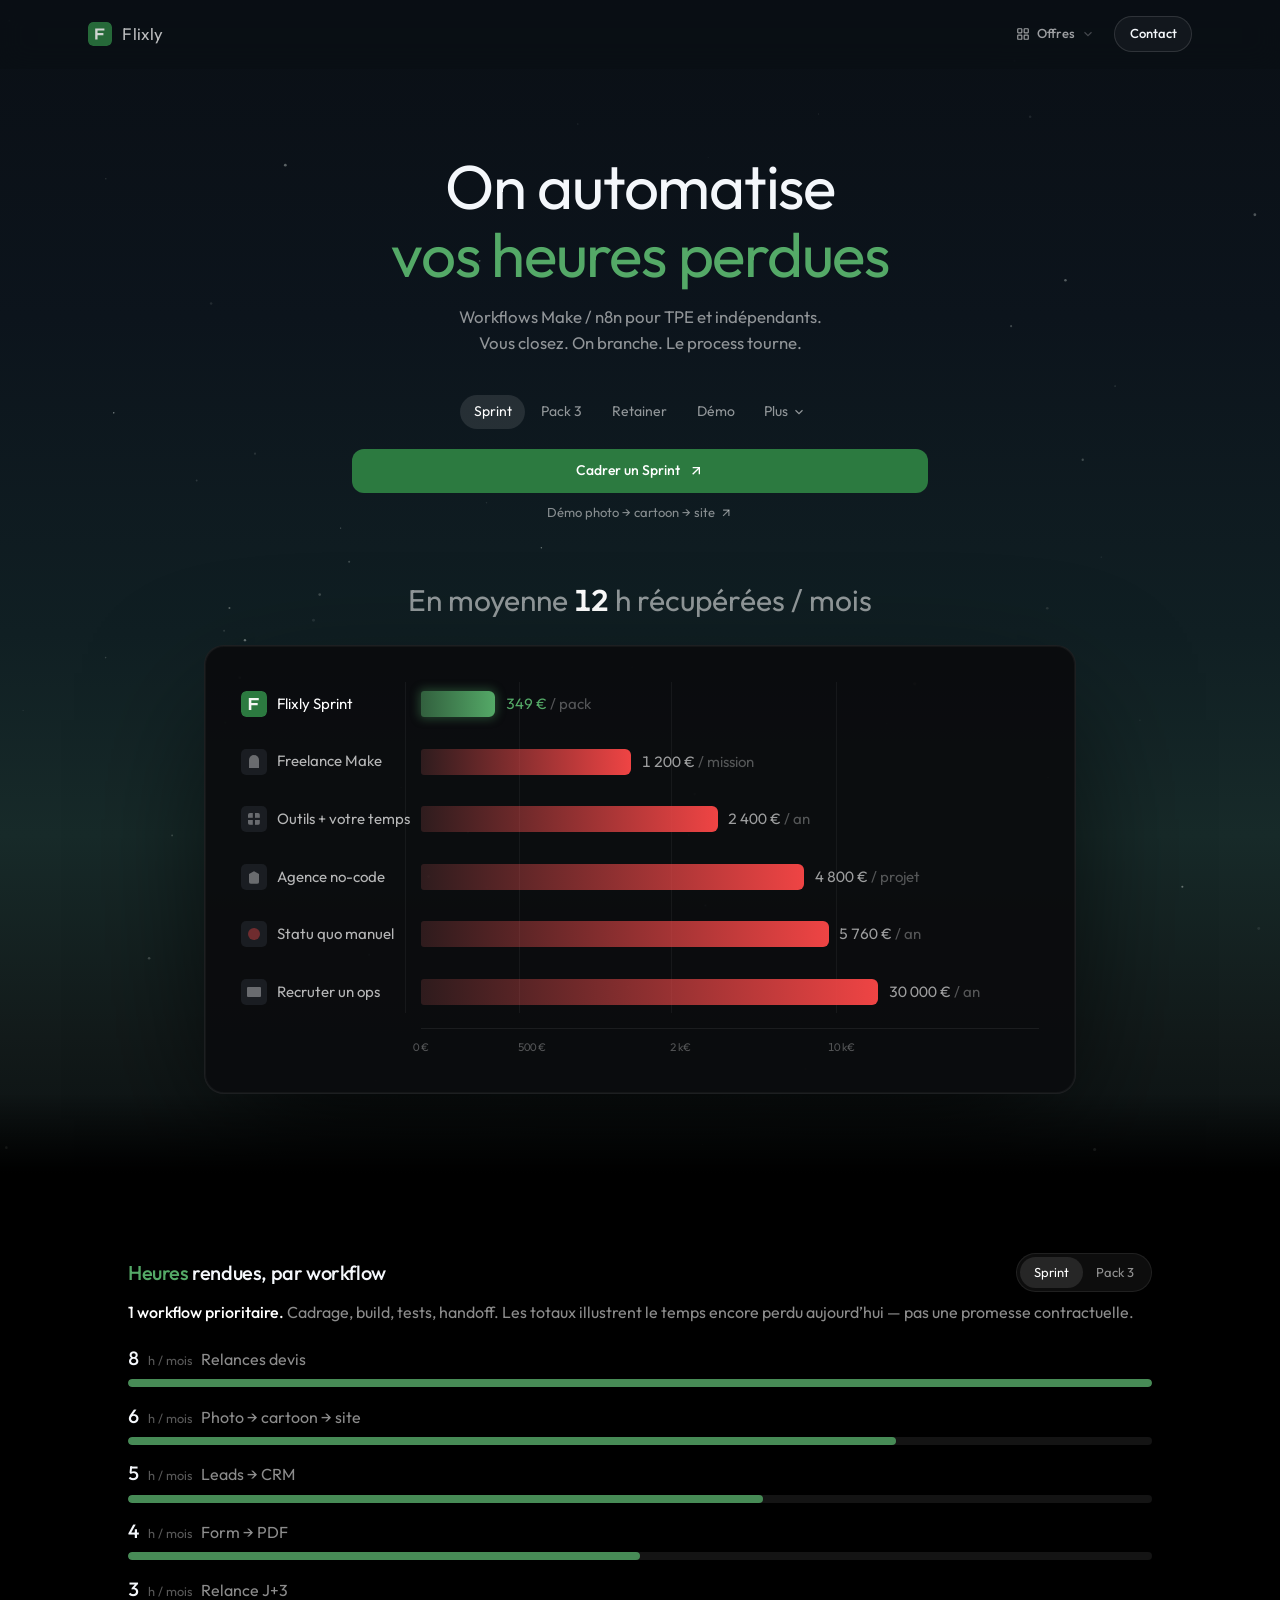
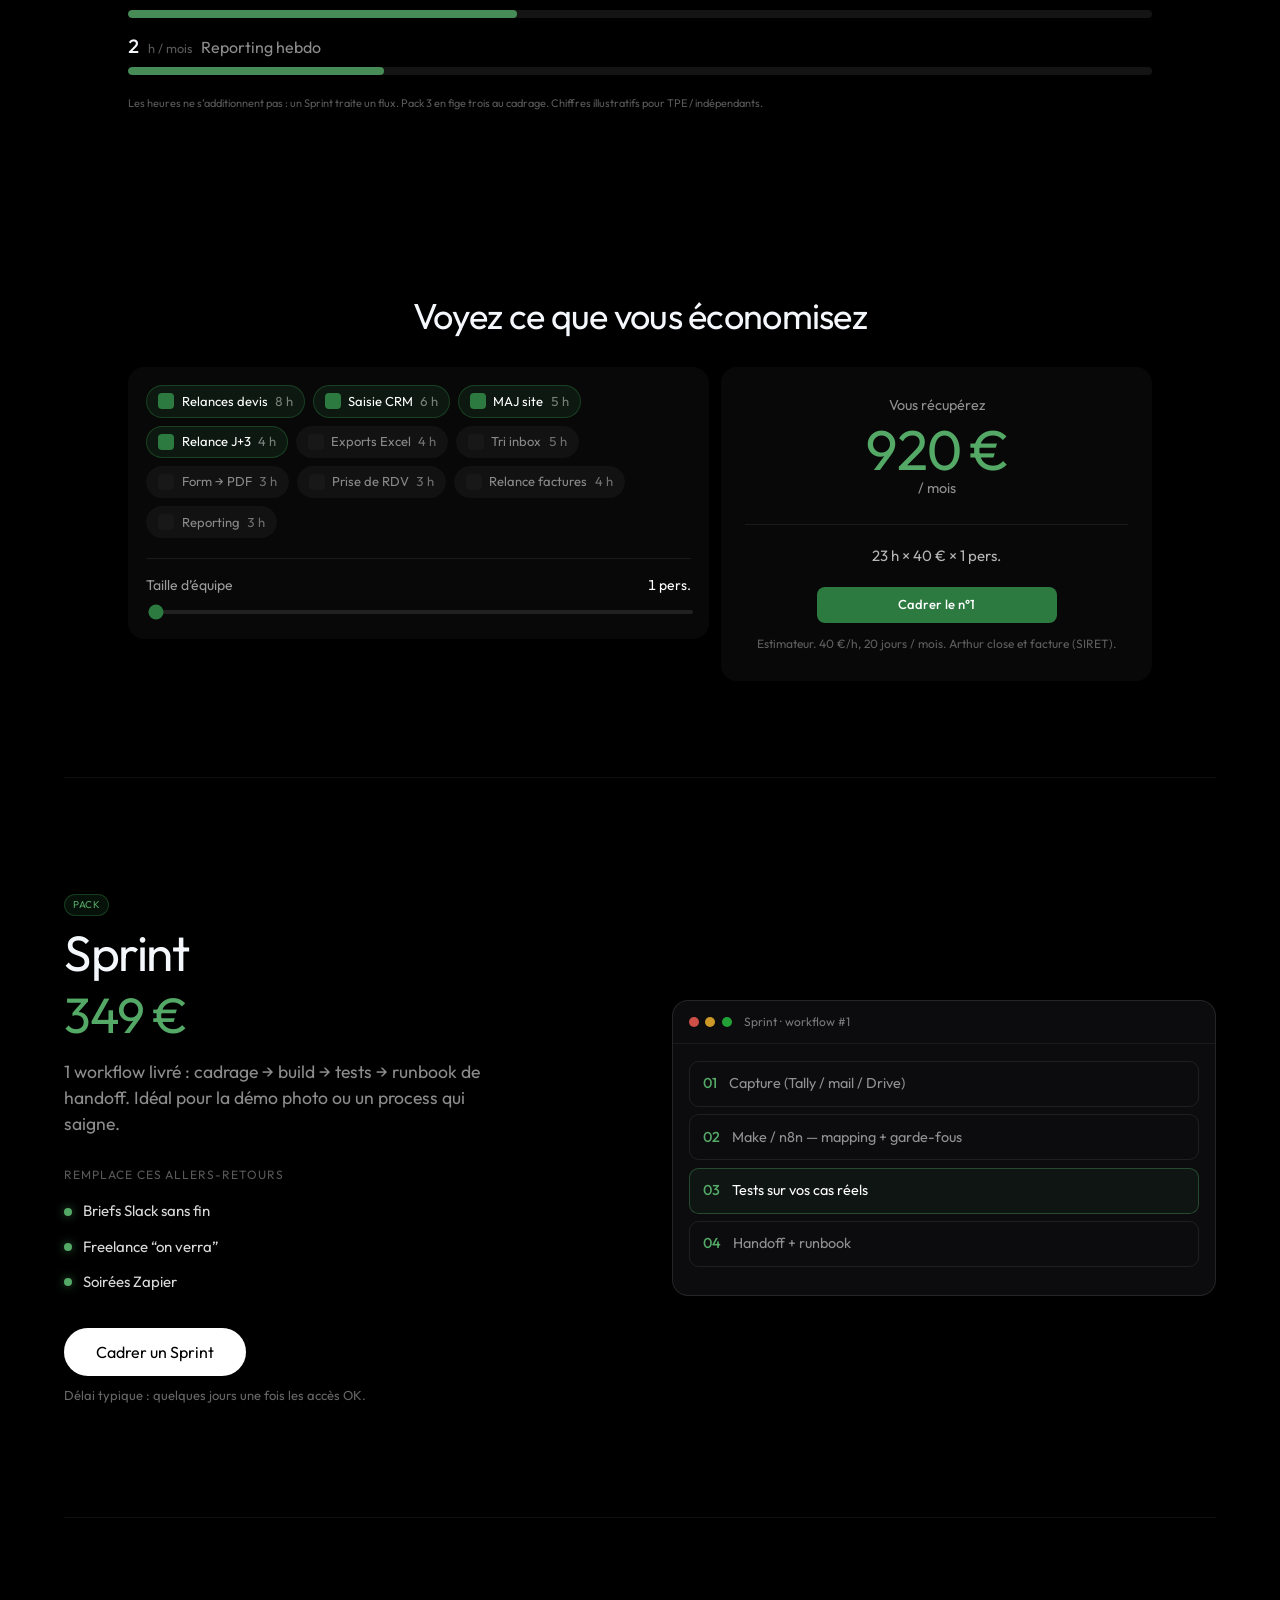
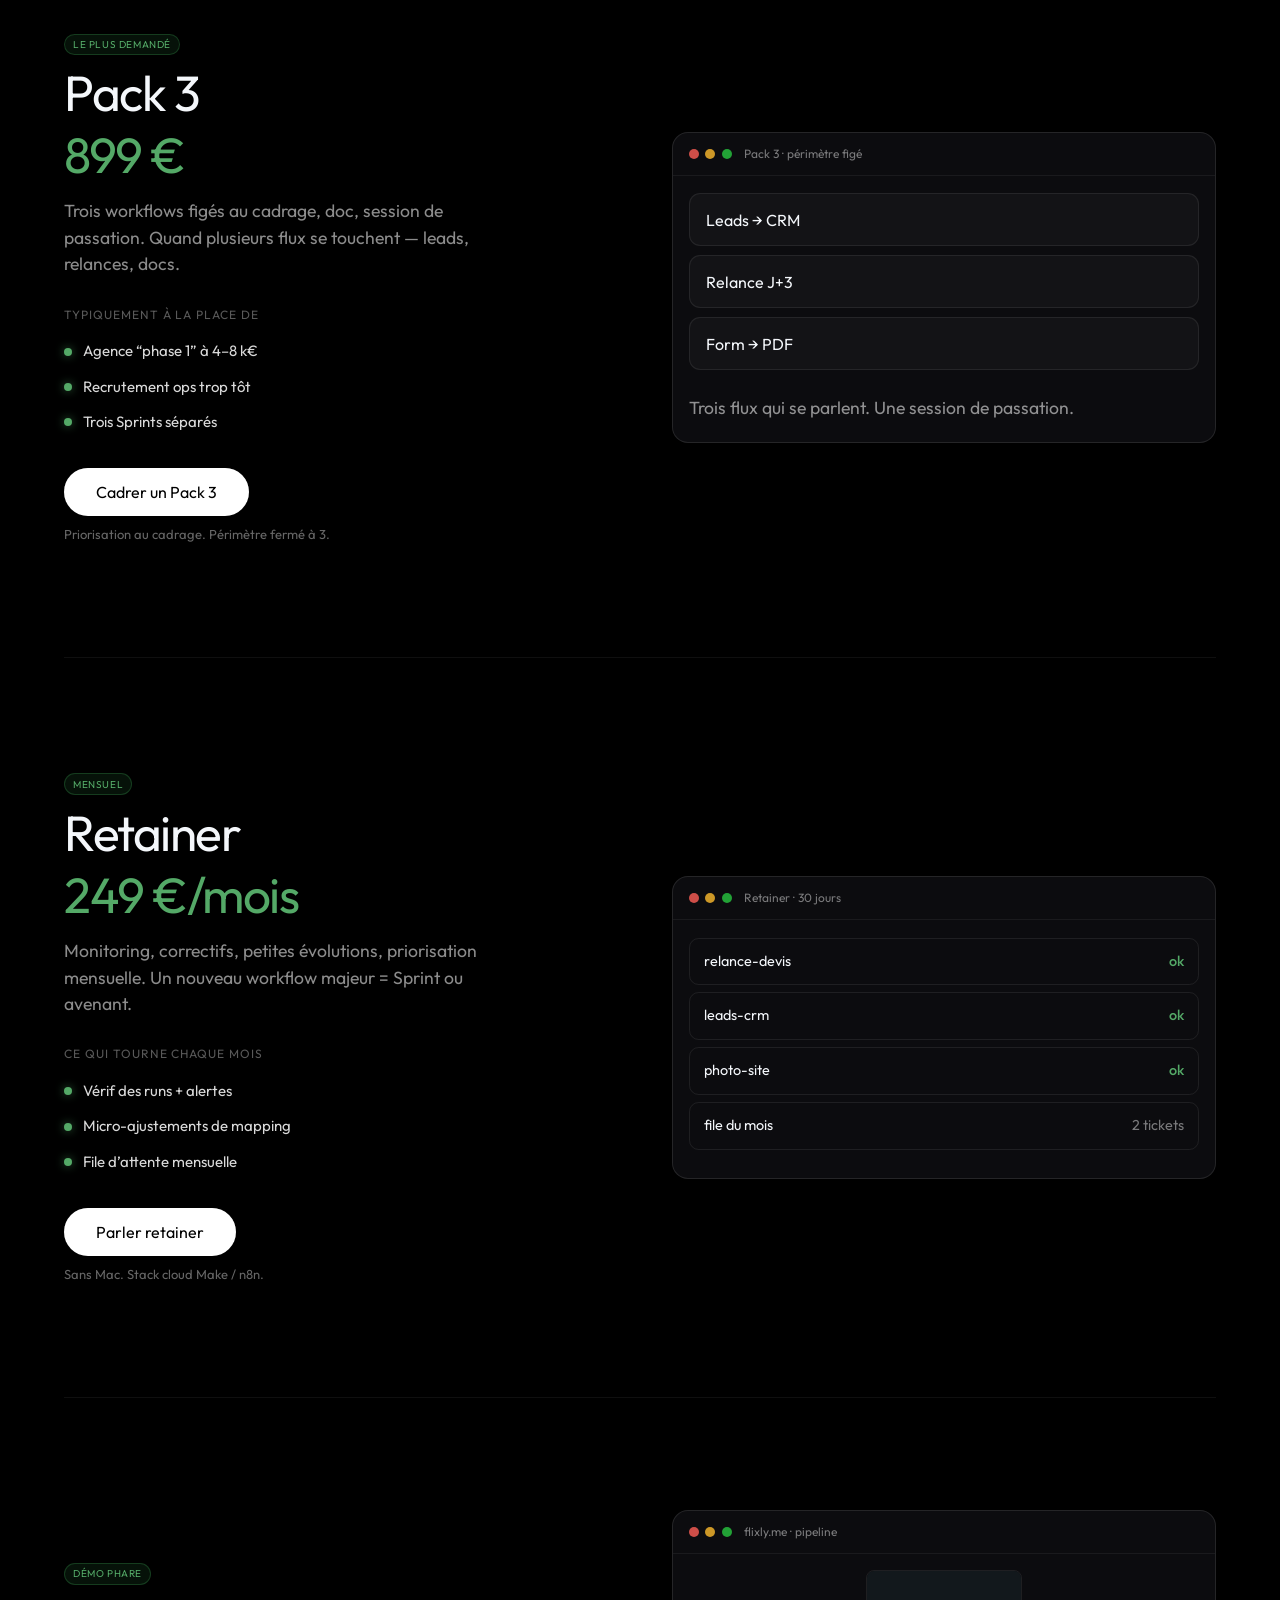
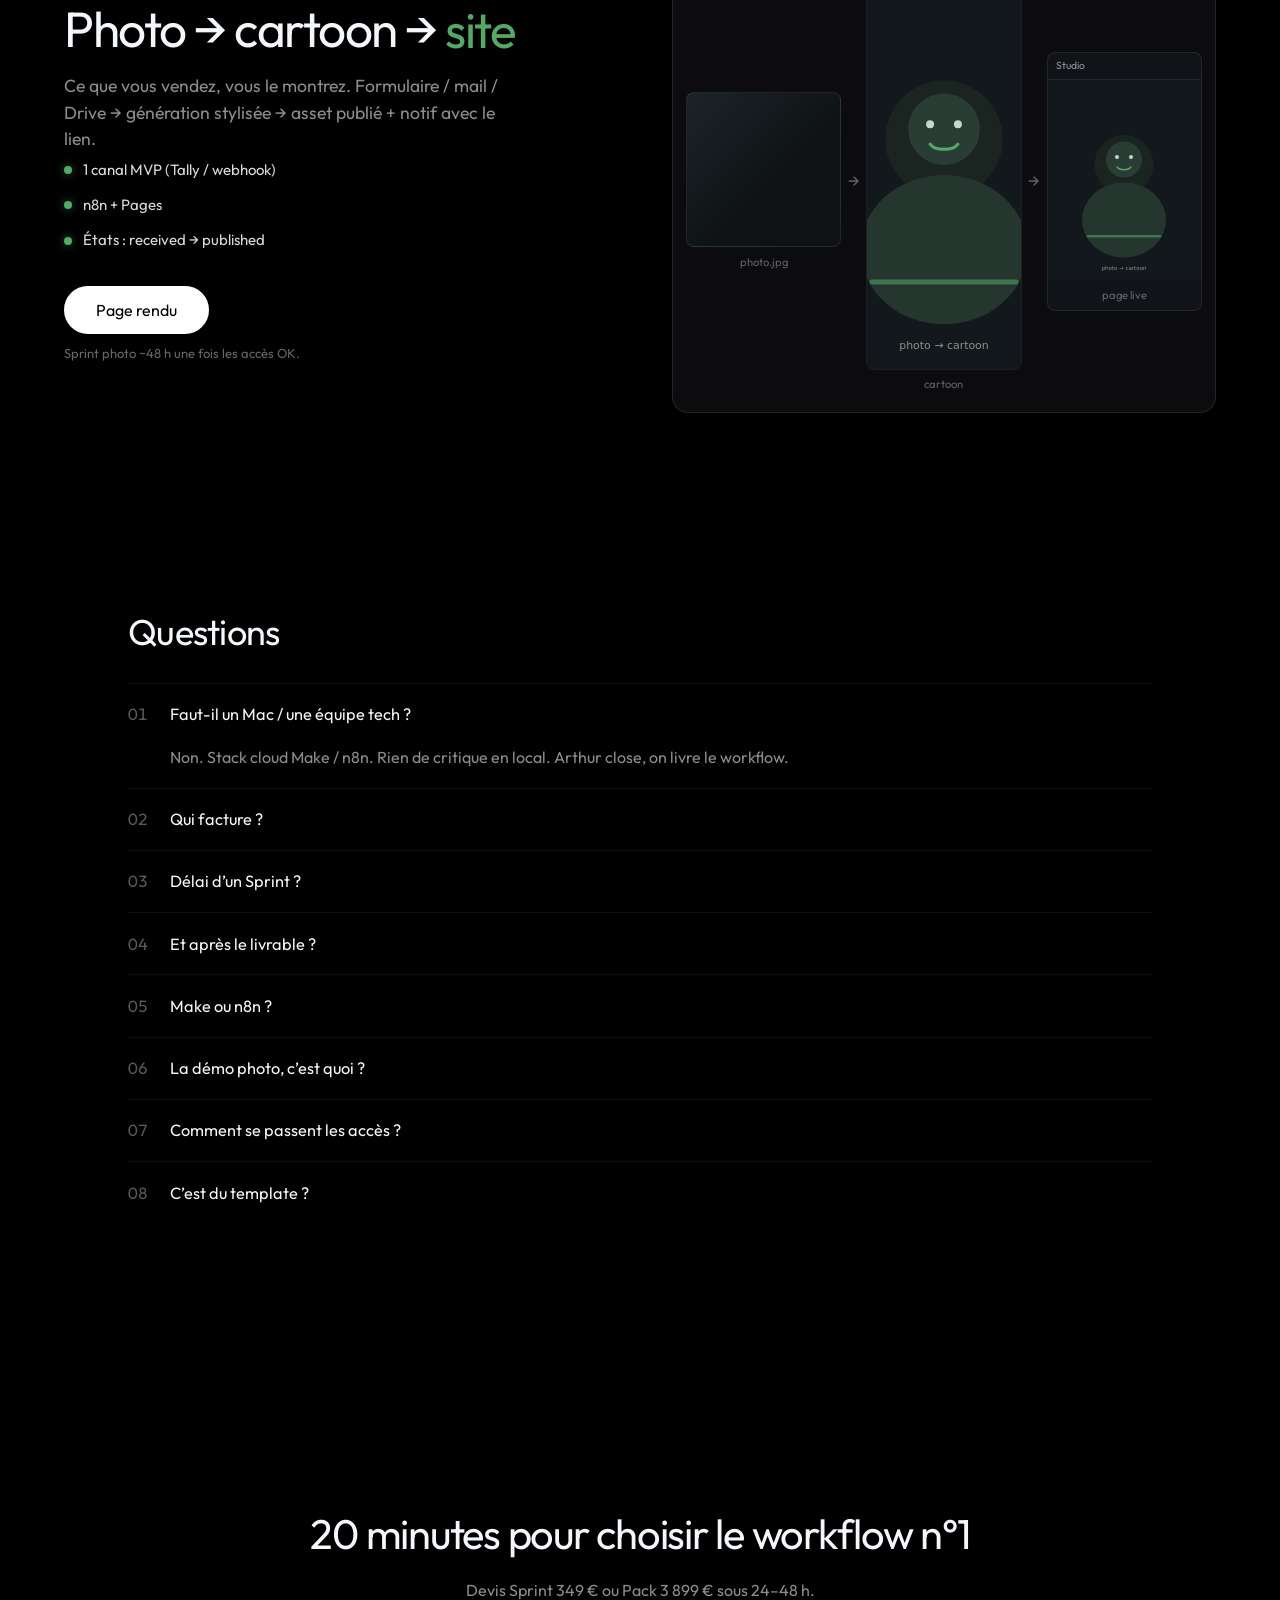
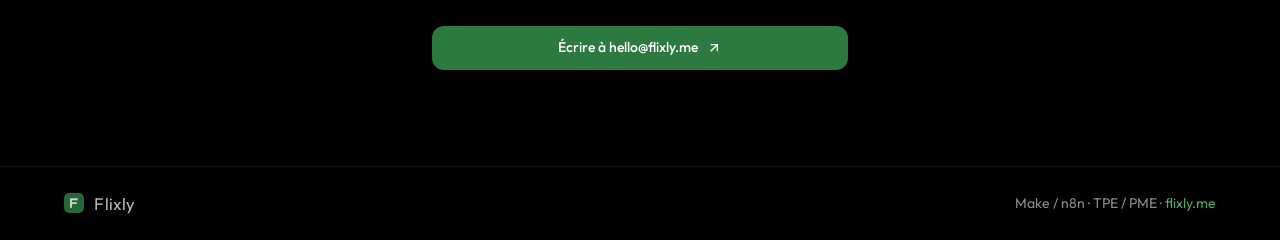
<file: index.html>
<!DOCTYPE html>
<html lang="fr">
<head>
  <meta charset="utf-8" />
  <meta name="viewport" content="width=device-width, initial-scale=1" />
  <title>Flixly — Automatisations pour TPE / PME</title>
  <meta name="description" content="Flixly livre des workflows Make / n8n pour TPE et indépendants. Sprint 349 €, Pack 3 899 €, Retainer 249 €/mois. Démo photo → cartoon → site." />
  <link rel="icon" href="assets/logo.svg" type="image/svg+xml" />
  <link rel="preconnect" href="https://fonts.googleapis.com" />
  <link rel="preconnect" href="https://fonts.gstatic.com" crossorigin />
  <link href="https://fonts.googleapis.com/css2?family=Outfit:wght@300;400;500;600;700&display=swap" rel="stylesheet" />
  <link rel="stylesheet" href="css/styles.css" />
</head>
<body>
  <div class="sky" aria-hidden="true">
    <canvas id="dust"></canvas>
  </div>

  <header class="nav">
    <div class="nav-inner">
      <a class="logo" href="#top">
        <img src="assets/logo.svg" width="24" height="24" alt="" />
        <span>Flixly</span>
      </a>
      <div class="nav-right">
        <details class="menu">
          <summary>
            <svg width="14" height="14" viewBox="0 0 24 24" fill="none" stroke="currentColor" stroke-width="2" aria-hidden="true"><rect x="3" y="3" width="7" height="7" rx="1"/><rect x="14" y="3" width="7" height="7" rx="1"/><rect x="14" y="14" width="7" height="7" rx="1"/><rect x="3" y="14" width="7" height="7" rx="1"/></svg>
            Offres
            <svg class="chev" width="14" height="14" viewBox="0 0 24 24" fill="none" stroke="currentColor" stroke-width="2" aria-hidden="true"><path d="m6 9 6 6 6-6"/></svg>
          </summary>
          <div class="menu-pop">
            <a href="#sprint">Sprint — 349 €</a>
            <a href="#pack3">Pack 3 — 899 €</a>
            <a href="#retainer">Retainer — 249 €/mois</a>
            <a href="#demo">Démo photo → site</a>
            <a href="#calc">Calculateur</a>
            <a href="#faq">FAQ</a>
          </div>
        </details>
        <a class="btn-signin" href="#contact">Contact</a>
      </div>
    </div>
  </header>

  <main id="top">
    <section class="hero">
      <div class="hero-copy">
        <h1>On automatise<br /><span>vos heures perdues</span></h1>
        <p class="hero-lead">Workflows Make / n8n pour TPE et indépendants. Vous closez. On branche. Le process tourne.</p>

        <div class="tabs" role="tablist" aria-label="Offres">
          <button type="button" class="tab is-on" role="tab" aria-selected="true" data-tab="sprint">Sprint</button>
          <button type="button" class="tab" role="tab" aria-selected="false" data-tab="pack3">Pack 3</button>
          <button type="button" class="tab" role="tab" aria-selected="false" data-tab="retainer">Retainer</button>
          <button type="button" class="tab" role="tab" aria-selected="false" data-tab="demo">Démo</button>
          <button type="button" class="tab" role="tab" aria-selected="false" data-tab="plus" id="tab-plus">Plus <svg width="14" height="14" viewBox="0 0 24 24" fill="none" stroke="currentColor" stroke-width="2" aria-hidden="true"><path d="m6 9 6 6 6-6"/></svg></button>
        </div>
        <div class="plus-pop" id="plus-pop" hidden>
          <a href="#hours">Workflows</a>
          <a href="#calc">Calculateur</a>
          <a href="#faq">FAQ</a>
        </div>

        <div class="hero-cta">
          <a class="btn-forest" id="hero-cta" href="mailto:hello@flixly.me?subject=Flixly%20—%20Sprint">Cadrer un Sprint <svg width="16" height="16" viewBox="0 0 24 24" fill="none" stroke="currentColor" stroke-width="2" aria-hidden="true"><path d="M7 7h10v10"/><path d="M7 17 17 7"/></svg></a>
          <a class="hero-sublink" href="#demo">Démo photo → cartoon → site <svg width="14" height="14" viewBox="0 0 24 24" fill="none" stroke="currentColor" stroke-width="2" aria-hidden="true"><path d="M7 7h10v10"/><path d="M7 17 17 7"/></svg></a>
        </div>
      </div>

      <div class="proof">
        <p class="join">En moyenne <span id="join-n" data-count="12">0</span> h récupérées / mois</p>

        <div class="chart" data-animate>
          <div class="chart-grid" aria-hidden="true">
            <span style="left:0"></span>
            <span style="left:18%"></span>
            <span style="left:42%"></span>
            <span style="left:68%"></span>
          </div>

          <div class="chart-row is-flixly">
            <div class="chart-label">
              <img src="assets/logo.svg" width="26" height="26" alt="" />
              <span><span class="full">Flixly Sprint</span><span class="short">Flixly</span></span>
            </div>
            <div class="chart-bar">
              <div class="bar bar-green" data-width="12%"></div>
              <span class="chart-val green" style="left:12%">349 € <em>/ pack</em></span>
            </div>
          </div>

          <div class="chart-row">
            <div class="chart-label">
              <span class="ico ico-person" aria-hidden="true"></span>
              <span><span class="full">Freelance Make</span><span class="short">Freelance</span></span>
            </div>
            <div class="chart-bar">
              <div class="bar bar-red" data-width="34%"></div>
              <span class="chart-val" style="left:34%">1 200 € <em>/ mission</em></span>
            </div>
          </div>

          <div class="chart-row">
            <div class="chart-label">
              <span class="ico ico-grid" aria-hidden="true"></span>
              <span><span class="full">Outils + votre temps</span><span class="short">Outils</span></span>
            </div>
            <div class="chart-bar">
              <div class="bar bar-red" data-width="48%"></div>
              <span class="chart-val" style="left:48%">2 400 € <em>/ an</em></span>
            </div>
          </div>

          <div class="chart-row">
            <div class="chart-label">
              <span class="ico ico-building" aria-hidden="true"></span>
              <span><span class="full">Agence no-code</span><span class="short">Agence</span></span>
            </div>
            <div class="chart-bar">
              <div class="bar bar-red" data-width="62%"></div>
              <span class="chart-val" style="left:62%">4 800 € <em>/ projet</em></span>
            </div>
          </div>

          <div class="chart-row">
            <div class="chart-label">
              <span class="ico ico-chaos" aria-hidden="true"></span>
              <span><span class="full">Statu quo manuel</span><span class="short">Manuel</span></span>
            </div>
            <div class="chart-bar">
              <div class="bar bar-red" data-width="66%"></div>
              <span class="chart-val" style="left:66%">5 760 € <em>/ an</em></span>
            </div>
          </div>

          <div class="chart-row">
            <div class="chart-label">
              <span class="ico ico-hire" aria-hidden="true"></span>
              <span><span class="full">Recruter un ops</span><span class="short">Recruter</span></span>
            </div>
            <div class="chart-bar">
              <div class="bar bar-red" data-width="74%"></div>
              <span class="chart-val" style="left:74%">30 000 € <em>/ an</em></span>
            </div>
          </div>

          <div class="chart-axis">
            <span style="left:0">0 €</span>
            <span style="left:18%">500 €</span>
            <span style="left:42%">2 k€</span>
            <span style="left:68%">10 k€</span>
          </div>
        </div>
      </div>
    </section>

    <div class="ground" aria-hidden="true"></div>

    <section class="block" id="hours" aria-labelledby="hours-h">
      <div class="wide">
        <div class="hours-head">
          <h2 id="hours-h"><span>Heures</span> rendues, par workflow</h2>
          <div class="seg" role="tablist" aria-label="Périmètre">
            <button type="button" class="seg-btn is-on" role="tab" aria-selected="true" data-hours="sprint">Sprint</button>
            <button type="button" class="seg-btn" role="tab" aria-selected="false" data-hours="pack3">Pack 3</button>
          </div>
        </div>
        <p class="hours-lead" id="hours-lead"><strong>1 workflow prioritaire.</strong> Cadrage, build, tests, handoff. Les totaux ci-dessous illustrent le temps encore perdu aujourd’hui — pas une promesse contractuelle.</p>
        <ul class="hours-list" id="hours-list" data-animate></ul>
        <p class="fine">Les heures ne s’additionnent pas : un Sprint traite un flux. Pack 3 en fige trois au cadrage. Chiffres illustratifs pour TPE / indépendants.</p>
      </div>
    </section>

    <section class="block" id="calc">
      <div class="wide">
        <h2 class="save-h">Voyez ce que vous économisez</h2>
        <div class="save">
          <div class="save-board">
            <div class="pills" id="save-pills"></div>
            <div class="seats">
              <div class="seats-row">
                <span>Taille d’équipe</span>
                <span id="seats-label">1 pers.</span>
              </div>
              <input id="seats" type="range" min="1" max="12" step="1" value="1" aria-label="Taille d’équipe" />
            </div>
          </div>
          <aside class="save-sum" aria-live="polite">
            <p class="sum-k">Vous récupérez</p>
            <p class="sum-n" id="sum-euro">0 €</p>
            <p class="sum-u">/ mois</p>
            <p class="sum-h" id="sum-hours">0 h × 40 € × 1 pers.</p>
            <a class="btn-forest sm" href="mailto:hello@flixly.me?subject=Flixly%20—%20cadrage">Cadrer le n°1</a>
            <p class="sum-note">Estimateur. 40 €/h, 20 jours / mois. Arthur close et facture (SIRET).</p>
          </aside>
        </div>
      </div>
    </section>

    <section class="intro" id="sprint">
      <div class="intro-grid">
        <div>
          <span class="chip">Pack</span>
          <h2>Sprint<br /><span>349 €</span></h2>
          <p>1 workflow livré : cadrage → build → tests → runbook de handoff. Idéal pour la démo photo ou un process qui saigne.</p>
          <p class="replaces">Remplace ces allers-retours</p>
          <ul class="repl-list">
            <li><span class="dot"></span>Briefs Slack sans fin</li>
            <li><span class="dot"></span>Freelance “on verra”</li>
            <li><span class="dot"></span>Soirées Zapier</li>
          </ul>
          <a class="btn-white" href="mailto:hello@flixly.me?subject=Flixly%20—%20Sprint">Cadrer un Sprint</a>
          <p class="muted-sm">Délai typique : quelques jours une fois les accès OK.</p>
        </div>
        <div class="mock">
          <div class="mock-bar"><i></i><i></i><i></i><span>Sprint · workflow #1</span></div>
          <div class="mock-body">
            <div class="step"><b>01</b> Capture (Tally / mail / Drive)</div>
            <div class="step"><b>02</b> Make / n8n — mapping + garde-fous</div>
            <div class="step on"><b>03</b> Tests sur vos cas réels</div>
            <div class="step"><b>04</b> Handoff + runbook</div>
          </div>
        </div>
      </div>
    </section>

    <section class="intro alt" id="pack3">
      <div class="intro-grid">
        <div class="mock">
          <div class="mock-bar"><i></i><i></i><i></i><span>Pack 3 · périmètre figé</span></div>
          <div class="mock-body trio">
            <div class="mini">Leads → CRM</div>
            <div class="mini">Relance J+3</div>
            <div class="mini">Form → PDF</div>
            <p class="mock-note">Trois flux qui se parlent. Une session de passation.</p>
          </div>
        </div>
        <div>
          <span class="chip">Le plus demandé</span>
          <h2>Pack 3<br /><span>899 €</span></h2>
          <p>Trois workflows figés au cadrage, doc, session de passation. Quand plusieurs flux se touchent — leads, relances, docs.</p>
          <p class="replaces">Typiquement à la place de</p>
          <ul class="repl-list">
            <li><span class="dot"></span>Agence “phase 1” à 4–8 k€</li>
            <li><span class="dot"></span>Recrutement ops trop tôt</li>
            <li><span class="dot"></span>Trois Sprints séparés</li>
          </ul>
          <a class="btn-white" href="mailto:hello@flixly.me?subject=Flixly%20—%20Pack%203">Cadrer un Pack 3</a>
          <p class="muted-sm">Priorisation au cadrage. Périmètre fermé à 3.</p>
        </div>
      </div>
    </section>

    <section class="intro" id="retainer">
      <div class="intro-grid">
        <div>
          <span class="chip">Mensuel</span>
          <h2>Retainer<br /><span>249 €/mois</span></h2>
          <p>Monitoring, correctifs, petites évolutions, priorisation mensuelle. Un nouveau workflow majeur = Sprint ou avenant.</p>
          <p class="replaces">Ce qui tourne chaque mois</p>
          <ul class="repl-list">
            <li><span class="dot"></span>Vérif des runs + alertes</li>
            <li><span class="dot"></span>Micro-ajustements de mapping</li>
            <li><span class="dot"></span>File d’attente mensuelle</li>
          </ul>
          <a class="btn-white" href="mailto:hello@flixly.me?subject=Flixly%20—%20Retainer">Parler retainer</a>
          <p class="muted-sm">Sans Mac. Stack cloud Make / n8n.</p>
        </div>
        <div class="mock">
          <div class="mock-bar"><i></i><i></i><i></i><span>Retainer · 30 jours</span></div>
          <div class="mock-body">
            <div class="mon-row"><span>relance-devis</span><span class="ok">ok</span></div>
            <div class="mon-row"><span>leads-crm</span><span class="ok">ok</span></div>
            <div class="mon-row"><span>photo-site</span><span class="ok">ok</span></div>
            <div class="mon-row"><span>file du mois</span><span class="wait">2 tickets</span></div>
          </div>
        </div>
      </div>
    </section>

    <section class="intro alt" id="demo">
      <div class="intro-grid">
        <div class="mock demo-mock">
          <div class="mock-bar"><i></i><i></i><i></i><span>flixly.me · pipeline</span></div>
          <div class="pipeline">
            <figure>
              <div class="photo-ph" aria-hidden="true"></div>
              <figcaption>photo.jpg</figcaption>
            </figure>
            <span class="pipe" aria-hidden="true">→</span>
            <figure>
              <img src="assets/latest.svg" width="400" height="400" alt="Rendu cartoon" />
              <figcaption>cartoon</figcaption>
            </figure>
            <span class="pipe" aria-hidden="true">→</span>
            <figure class="site-ph">
              <div class="site-top">Studio</div>
              <img src="assets/latest.svg" width="200" height="200" alt="" />
              <figcaption>page live</figcaption>
            </figure>
          </div>
        </div>
        <div>
          <span class="chip">Démo phare</span>
          <h2>Photo → cartoon → <span>site</span></h2>
          <p>Ce que vous vendez, vous le montrez. Formulaire / mail / Drive → génération stylisée → asset publié + notif avec le lien.</p>
          <ul class="repl-list">
            <li><span class="dot"></span>1 canal MVP (Tally / webhook)</li>
            <li><span class="dot"></span>n8n + Pages</li>
            <li><span class="dot"></span>États : received → published</li>
          </ul>
          <a class="btn-white" href="live.html">Page rendu</a>
          <p class="muted-sm">Sprint photo ~48 h une fois les accès OK.</p>
        </div>
      </div>
    </section>

    <section class="block faq-block" id="faq">
      <div class="wide">
        <h2 class="faq-h">Questions</h2>
        <div class="faq">
          <details open>
            <summary><span>01</span> Faut-il un Mac / une équipe tech ?</summary>
            <p>Non. Stack cloud Make / n8n. Rien de critique en local. Arthur close, on livre le workflow.</p>
          </details>
          <details>
            <summary><span>02</span> Qui facture ?</summary>
            <p>Arthur (SIRET). Close commercial côté Arthur. Devis Sprint ou Pack 3 sous 24–48 h après un call de 20 min.</p>
          </details>
          <details>
            <summary><span>03</span> Délai d’un Sprint ?</summary>
            <p>Quelques jours après accès. Démo photo → cartoon → site : ~48 h une fois OK.</p>
          </details>
          <details>
            <summary><span>04</span> Et après le livrable ?</summary>
            <p>Retainer 249 €/mois : monitoring, petits correctifs, priorisation. Nouveau flux majeur = Sprint ou avenant.</p>
          </details>
          <details>
            <summary><span>05</span> Make ou n8n ?</summary>
            <p>Celui qui colle à vos outils et à votre budget d’exécution. On tranche au cadrage, pas sur un slide.</p>
          </details>
          <details>
            <summary><span>06</span> La démo photo, c’est quoi ?</summary>
            <p>Un pipeline réel : photo reçue → rendu cartoon → page mise à jour. Preuve que le flux tourne, pas une maquette Figma.</p>
          </details>
          <details>
            <summary><span>07</span> Comment se passent les accès ?</summary>
            <p>Comptes Make/n8n, boîte mail ou Drive du process, un exemple de cas réel. On ne demande pas la clé de la maison.</p>
          </details>
          <details>
            <summary><span>08</span> C’est du template ?</summary>
            <p>Non. Périmètre figé, build sur votre process. Les exemples (leads, relances, PDF) servent à cadrer, pas à cloner un autre client.</p>
          </details>
        </div>
      </div>
    </section>

    <section class="final" id="contact">
      <div class="hero-copy">
        <h2>20 minutes pour choisir le workflow n°1</h2>
        <p>Devis Sprint 349 € ou Pack 3 899 € sous 24–48 h.</p>
        <a class="btn-forest" href="mailto:hello@flixly.me?subject=Flixly%20—%20cadrage">Écrire à hello@flixly.me <svg width="16" height="16" viewBox="0 0 24 24" fill="none" stroke="currentColor" stroke-width="2" aria-hidden="true"><path d="M7 7h10v10"/><path d="M7 17 17 7"/></svg></a>
      </div>
    </section>
  </main>

  <footer>
    <div class="foot">
      <a class="logo" href="#top"><img src="assets/logo.svg" width="20" height="20" alt="" /><span>Flixly</span></a>
      <span>Make / n8n · TPE / PME · <a href="https://flixly.me">flixly.me</a></span>
    </div>
  </footer>

  <script src="js/main.js"></script>
</body>
</html>
</file>
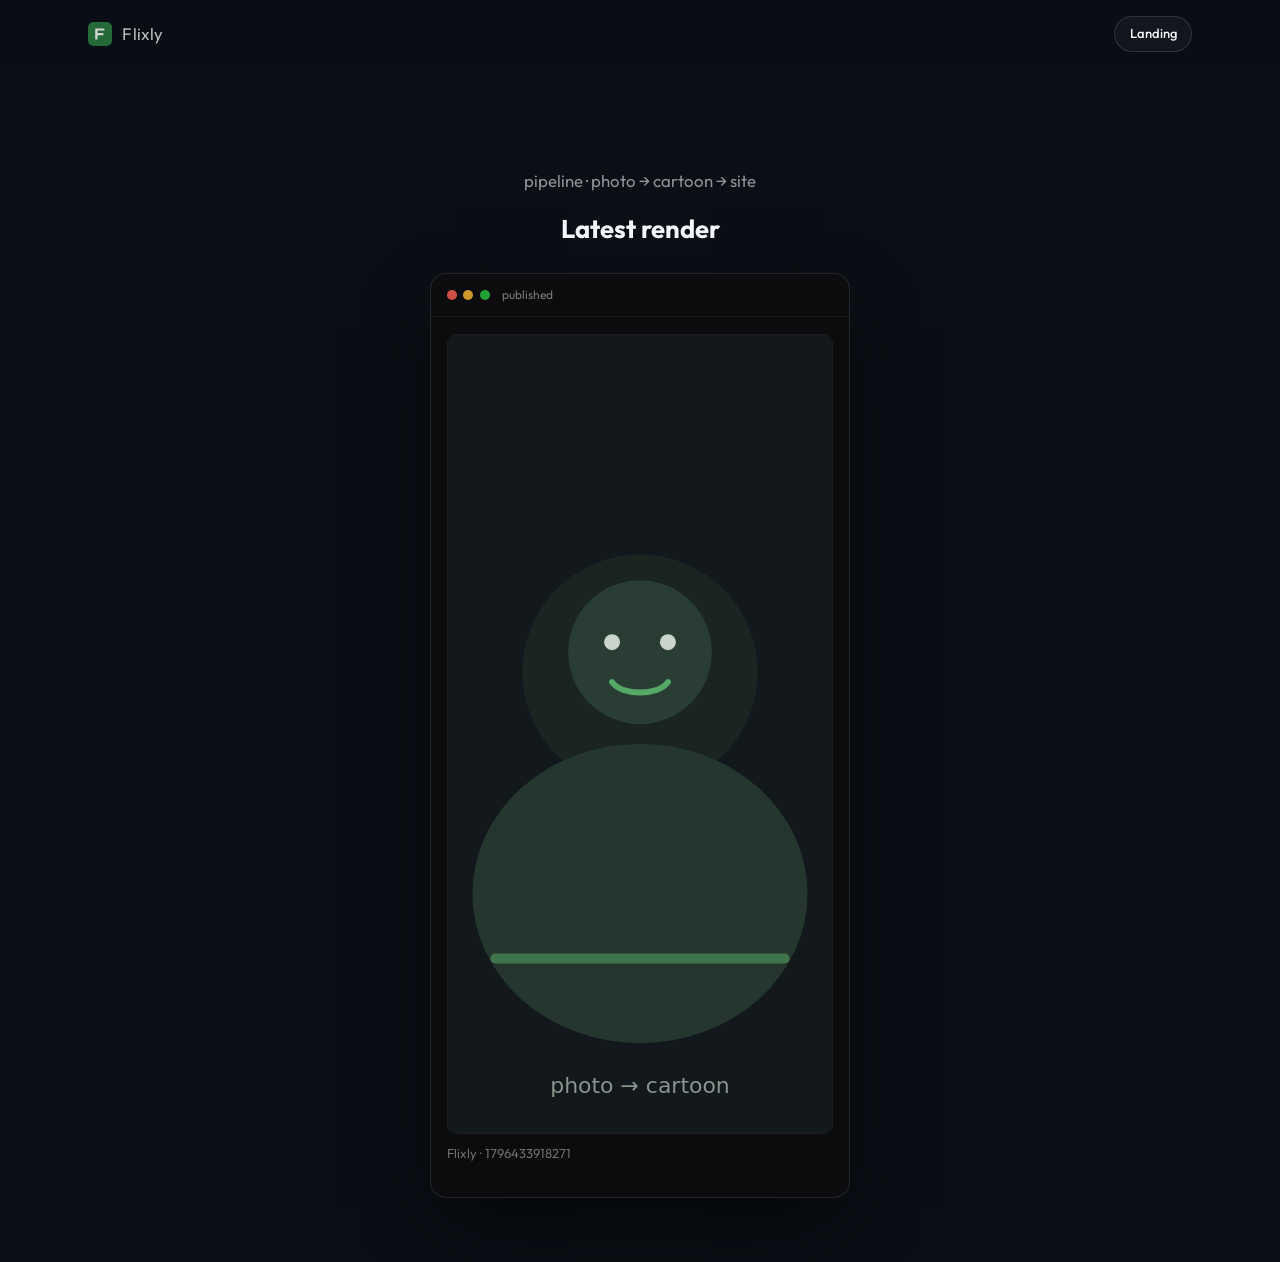
<file: live.html>
<!DOCTYPE html>
<html lang="fr">
<head>
  <meta charset="utf-8" />
  <meta name="viewport" content="width=device-width, initial-scale=1" />
  <title>Flixly — Rendu live</title>
  <link rel="icon" href="assets/logo.svg" type="image/svg+xml" />
  <link rel="preconnect" href="https://fonts.googleapis.com" />
  <link rel="preconnect" href="https://fonts.gstatic.com" crossorigin />
  <link href="https://fonts.googleapis.com/css2?family=Outfit:wght@400;500&display=swap" rel="stylesheet" />
  <link rel="stylesheet" href="css/styles.css" />
</head>
<body>
  <header class="nav">
    <div class="nav-inner">
      <a class="logo" href="index.html">
        <img src="assets/logo.svg" width="24" height="24" alt="" />
        <span>Flixly</span>
      </a>
      <a class="btn-signin" href="index.html">Landing</a>
    </div>
  </header>
  <main class="hero-copy" style="padding-bottom:4rem">
    <p class="hero-lead" style="margin-bottom:1rem">pipeline · photo → cartoon → site</p>
    <h1 style="font-size:1.6rem">Latest render</h1>
    <div class="mock" style="max-width:420px;margin:1.5rem auto 0;text-align:left">
      <div class="mock-bar"><i></i><i></i><i></i><span>published</span></div>
      <div class="mock-body">
        <img id="r" src="assets/latest.svg" alt="Rendu Flixly" width="800" height="800" style="width:100%;aspect-ratio:1;object-fit:cover;border-radius:10px;border:1px solid var(--line)" />
        <p class="muted-sm" id="s"></p>
      </div>
    </div>
  </main>
  <script>
    var v = Date.now();
    document.getElementById("r").src = "assets/latest.svg?v=" + v;
    document.getElementById("s").textContent = "Flixly · " + v;
  </script>
</body>
</html>
</file>
<file: css/styles.css>
:root {
  --bg: #0a0f15;
  --black: #000;
  --card: #0b0c0e;
  --text: #f4f7fb;
  --muted: rgba(255, 255, 255, 0.55);
  --faint: rgba(255, 255, 255, 0.35);
  --line: rgba(255, 255, 255, 0.08);
  --forest: #2c7a40;
  --bright: #54a967;
  --red: #ef4444;
  --font: "Outfit", system-ui, -apple-system, sans-serif;
}

*, *::before, *::after { box-sizing: border-box; }
html { scroll-behavior: smooth; scroll-padding-top: 5.5rem; }
body {
  margin: 0;
  font-family: var(--font);
  font-weight: 400;
  background: var(--bg);
  color: var(--text);
  line-height: 1.5;
  -webkit-font-smoothing: antialiased;
  overflow-x: hidden;
}
a { color: inherit; text-decoration: none; }
button, input { font: inherit; color: inherit; }
img { display: block; max-width: 100%; }

.sky {
  position: absolute;
  inset: 0 0 auto;
  height: 160vh;
  pointer-events: none;
  z-index: 0;
  background: linear-gradient(
    to bottom,
    #0a0f15 0%,
    #0c141c 22%,
    #101f23 44%,
    #172a29 58%,
    #121a1a 72%,
    #070a0b 88%,
    #000 100%
  );
}
#dust {
  position: absolute;
  inset: 0;
  width: 100%;
  height: 100%;
}

.nav {
  position: fixed;
  inset: 0 0 auto;
  z-index: 50;
  background: rgba(10, 15, 21, 0.88);
  backdrop-filter: blur(14px);
  border-bottom: 1px solid transparent;
}
.nav-inner {
  display: flex;
  align-items: center;
  justify-content: space-between;
  gap: 1rem;
  max-width: 72rem;
  margin: 0 auto;
  padding: 1rem 1.5rem;
}
.logo {
  display: flex;
  align-items: center;
  gap: 0.65rem;
  opacity: 0.85;
}
.logo:hover { opacity: 1; }
.logo img { border-radius: 5px; }
.logo span {
  font-size: 1.05rem;
  letter-spacing: 0.02em;
  color: rgba(255, 255, 255, 0.85);
}
@media (max-width: 520px) {
  .logo span { display: none; }
}
.nav-right { display: flex; align-items: center; gap: 0.5rem; }

.menu { position: relative; }
.menu summary {
  list-style: none;
  display: inline-flex;
  align-items: center;
  gap: 0.4rem;
  height: 2.25rem;
  padding: 0 0.7rem;
  border-radius: 0.5rem;
  color: rgba(255, 255, 255, 0.6);
  font-size: 0.8125rem;
  font-weight: 500;
  cursor: pointer;
}
.menu summary::-webkit-details-marker { display: none; }
.menu summary:hover { color: #fff; background: rgba(255, 255, 255, 0.05); }
.menu .chev { opacity: 0.4; }
.menu[open] .chev { transform: rotate(180deg); }
.menu-pop {
  position: absolute;
  right: 0;
  top: calc(100% + 0.4rem);
  min-width: 13rem;
  padding: 0.4rem;
  border-radius: 0.75rem;
  border: 1px solid var(--line);
  background: #0d1116;
  box-shadow: 0 20px 50px rgba(0, 0, 0, 0.5);
}
.menu-pop a {
  display: block;
  padding: 0.5rem 0.7rem;
  border-radius: 0.45rem;
  color: rgba(255, 255, 255, 0.7);
  font-size: 0.875rem;
}
.menu-pop a:hover { background: rgba(255, 255, 255, 0.06); color: #fff; }

.btn-signin {
  display: inline-flex;
  align-items: center;
  height: 2.25rem;
  padding: 0 0.9rem;
  border-radius: 999px;
  border: 1px solid rgba(255, 255, 255, 0.12);
  background: rgba(255, 255, 255, 0.04);
  font-size: 0.8125rem;
  font-weight: 500;
}
.btn-signin:hover { background: rgba(255, 255, 255, 0.08); }

.btn-forest {
  display: inline-flex;
  align-items: center;
  justify-content: center;
  gap: 0.5rem;
  height: 2.75rem;
  width: 100%;
  border-radius: 0.75rem;
  background: var(--forest);
  color: #fff;
  font-size: 0.875rem;
  font-weight: 500;
  transition: background 0.15s;
}
.btn-forest:hover { background: #256b38; }
.btn-forest.sm {
  height: 2.25rem;
  max-width: 15rem;
  margin: 1.25rem auto 0;
  border-radius: 0.5rem;
  font-size: 0.8125rem;
}
.btn-white {
  display: inline-flex;
  align-items: center;
  justify-content: center;
  height: 3rem;
  padding: 0 2rem;
  margin-top: 1.75rem;
  border-radius: 999px;
  background: #fff;
  color: #000;
  font-size: 1rem;
  box-shadow: 0 1px 0 rgba(255, 255, 255, 0.4) inset, 0 8px 30px rgba(0, 0, 0, 0.4);
}
.btn-white:hover { background: #f2f2f2; }

main { position: relative; z-index: 1; }

.hero { position: relative; }
.hero-copy {
  max-width: 48rem;
  margin: 0 auto;
  padding: 9.5rem 1.5rem 0;
  text-align: center;
}
.hero h1 {
  margin: 0;
  font-size: clamp(2.25rem, 6.5vw, 3.875rem);
  font-weight: 400;
  line-height: 1.1;
  letter-spacing: -0.02em;
  text-wrap: balance;
}
.hero h1 span { color: var(--bright); }
.hero-lead {
  margin: 1rem auto 0;
  max-width: 36rem;
  color: var(--muted);
  font-size: 1.05rem;
  text-wrap: balance;
}

.tabs {
  display: flex;
  flex-wrap: wrap;
  justify-content: center;
  gap: 0.15rem;
  margin: 2.25rem auto 0;
  width: fit-content;
  padding: 0.25rem;
  border-radius: 999px;
}
.tab {
  position: relative;
  border: 0;
  background: transparent;
  color: rgba(255, 255, 255, 0.55);
  border-radius: 999px;
  padding: 0.4rem 0.85rem;
  font-size: 0.875rem;
  cursor: pointer;
  display: inline-flex;
  align-items: center;
  gap: 0.25rem;
}
@media (max-width: 420px) {
  .tab { padding: 0.35rem 0.55rem; font-size: 0.8rem; }
}
.tab:hover { color: rgba(255, 255, 255, 0.9); background: rgba(255, 255, 255, 0.06); }
.tab.is-on { color: #fff; }
.tab.is-on::before {
  content: "";
  position: absolute;
  inset: 0;
  z-index: -1;
  border-radius: inherit;
  background: rgba(255, 255, 255, 0.1);
}
.plus-pop {
  margin: 0.5rem auto 0;
  width: fit-content;
  display: flex;
  gap: 0.4rem;
  padding: 0.35rem;
  border-radius: 0.75rem;
  border: 1px solid var(--line);
  background: rgba(13, 17, 22, 0.95);
}
.plus-pop[hidden] { display: none; }
.plus-pop a {
  padding: 0.35rem 0.7rem;
  border-radius: 0.45rem;
  font-size: 0.8125rem;
  color: var(--muted);
}
.plus-pop a:hover { color: #fff; background: rgba(255, 255, 255, 0.06); }

.hero-cta { margin: 1rem auto 0; max-width: 36rem; }
.hero-sublink {
  display: flex;
  align-items: center;
  justify-content: center;
  gap: 0.25rem;
  margin-top: 0.65rem;
  font-size: 0.8125rem;
  color: rgba(255, 255, 255, 0.5);
}
.hero-sublink:hover { color: #fff; }

.proof {
  position: relative;
  z-index: 2;
  max-width: 56rem;
  margin: 3.5rem auto 0;
  padding: 0 0.75rem;
}
.join {
  margin: 0 0 1.35rem;
  text-align: center;
  color: var(--muted);
  font-size: clamp(1.35rem, 3vw, 1.875rem);
}
.join span {
  font-weight: 600;
  letter-spacing: -0.03em;
  font-variant-numeric: tabular-nums;
  color: #fff;
}

.chart {
  position: relative;
  overflow: hidden;
  border: 1px solid rgba(255, 255, 255, 0.08);
  border-radius: 20px;
  background: rgba(11, 12, 14, 0.95);
  padding: 1.75rem 1rem 2.25rem;
  box-shadow:
    0 50px 140px -25px rgba(0, 0, 0, 0.9),
    0 0 0 1px rgba(255, 255, 255, 0.04) inset;
}
@media (min-width: 640px) {
  .chart { padding: 2.25rem 2.25rem 2.5rem; }
}
.chart-grid {
  pointer-events: none;
  position: absolute;
  inset: 1.75rem 1rem 2.5rem 7.2rem;
}
@media (min-width: 640px) {
  .chart-grid { left: 12.5rem; right: 2.25rem; top: 2.25rem; bottom: 2.5rem; }
}
.chart-grid span {
  position: absolute;
  top: 0;
  bottom: 2.5rem;
  width: 1px;
  background: rgba(255, 255, 255, 0.05);
}
.chart-row {
  display: flex;
  align-items: center;
  margin-bottom: 0.85rem;
}
.chart-label {
  display: flex;
  align-items: center;
  gap: 0.65rem;
  width: 7rem;
  flex-shrink: 0;
  font-size: 0.78rem;
}
@media (min-width: 640px) {
  .chart-label { width: 11.25rem; font-size: 0.9375rem; }
}
.chart-label > span:last-child {
  overflow: hidden;
  text-overflow: ellipsis;
  white-space: nowrap;
  color: rgba(255, 255, 255, 0.7);
}
.short { display: none; }
@media (max-width: 640px) {
  .full { display: none; }
  .short { display: inline; }
}
.chart-row.is-flixly .chart-label > span:last-child { color: #fff; }
.chart-label img { border-radius: 5px; flex-shrink: 0; }
.ico {
  width: 26px;
  height: 26px;
  border-radius: 5px;
  flex-shrink: 0;
  background: #1a1d22;
  position: relative;
}
.ico::after {
  content: "";
  position: absolute;
  inset: 7px;
  border-radius: 2px;
  background: rgba(255, 255, 255, 0.35);
}
.ico-person::after { inset: 6px 8px 7px; border-radius: 99px 99px 4px 4px; }
.ico-grid::after {
  background:
    linear-gradient(rgba(255,255,255,0.35) 0 0) 0 0 / 40% 40%,
    linear-gradient(rgba(255,255,255,0.35) 0 0) 100% 0 / 40% 40%,
    linear-gradient(rgba(255,255,255,0.35) 0 0) 0 100% / 40% 40%,
    linear-gradient(rgba(255,255,255,0.35) 0 0) 100% 100% / 40% 40%;
  background-repeat: no-repeat;
}
.ico-building::after { inset: 6px 8px; clip-path: polygon(0 100%, 0 30%, 50% 10%, 100% 30%, 100% 100%); }
.ico-chaos::after { border-radius: 99px; background: #ef444466; }
.ico-hire::after { inset: 8px 6px; border-radius: 1px; }

.chart-bar { position: relative; flex: 1; height: 2.75rem; }
.bar {
  position: absolute;
  left: 0;
  top: 50%;
  height: 22px;
  width: 0;
  transform: translateY(-50%);
  transition: width 1.1s cubic-bezier(0.22, 1, 0.36, 1);
}
@media (min-width: 640px) { .bar { height: 26px; } }
.bar-green {
  border-radius: 3px 6px 6px 3px;
  background: linear-gradient(90deg, #54a96788, #54a967);
  box-shadow: 0 0 10px 2px rgba(84, 169, 103, 0.35);
}
.bar-red {
  border-radius: 3px 6px 6px 3px;
  background: linear-gradient(90deg, #f8717126, #ef4444);
}
.chart-val {
  position: absolute;
  top: 50%;
  transform: translateY(-50%);
  padding-left: 0.65rem;
  font-size: 0.75rem;
  font-variant-numeric: tabular-nums;
  color: rgba(255, 255, 255, 0.6);
  white-space: nowrap;
}
.chart-val em { font-style: normal; color: rgba(255, 255, 255, 0.3); }
.chart-val.green { color: var(--bright); }
@media (min-width: 640px) { .chart-val { font-size: 0.9375rem; } }

.chart-axis {
  position: relative;
  margin-top: 0.75rem;
  padding-top: 0.65rem;
  border-top: 1px solid rgba(255, 255, 255, 0.07);
  height: 1.6rem;
  margin-left: 7rem;
}
@media (min-width: 640px) { .chart-axis { margin-left: 11.25rem; } }
.chart-axis span {
  position: absolute;
  top: 0.65rem;
  transform: translateX(-50%);
  font-size: 0.6875rem;
  font-variant-numeric: tabular-nums;
  color: rgba(255, 255, 255, 0.3);
}

.ground {
  position: relative;
  z-index: 2;
  height: 5rem;
  margin-top: -1px;
  background: linear-gradient(to bottom, transparent, #000);
  pointer-events: none;
}

.block {
  position: relative;
  z-index: 3;
  background: #000;
  padding: 5rem 1rem 6rem;
}
#hours, #calc, #sprint, #pack3, #retainer, #demo, #faq, #contact {
  scroll-margin-top: 5.5rem;
}
.wide { max-width: 64rem; margin: 0 auto; }

.hours-head {
  display: flex;
  flex-wrap: wrap;
  align-items: center;
  justify-content: space-between;
  gap: 0.75rem 1rem;
}
.hours-head h2,
.faq-h,
.save-h {
  margin: 0;
  font-size: clamp(1.1rem, 2.4vw, 1.25rem);
  font-weight: 500;
  letter-spacing: -0.02em;
}
.hours-head h2 span { color: var(--bright); }
.save-h {
  text-align: center;
  font-size: clamp(1.75rem, 4vw, 2.25rem);
  font-weight: 400;
  margin-bottom: 1.5rem;
}
.hours-lead { margin: 0.5rem 0 0; color: var(--muted); }
.hours-lead strong { color: #fff; font-weight: 500; }

.seg {
  display: flex;
  padding: 0.2rem;
  border-radius: 999px;
  background: rgba(255, 255, 255, 0.05);
  border: 1px solid var(--line);
}
.seg-btn {
  border: 0;
  background: transparent;
  color: var(--muted);
  border-radius: 999px;
  padding: 0.35rem 0.85rem;
  font-size: 0.8125rem;
  cursor: pointer;
}
.seg-btn.is-on { color: #fff; background: rgba(255, 255, 255, 0.1); }

.hours-list { list-style: none; margin: 1.25rem 0 0; padding: 0; }
.hours-list li { margin-bottom: 0.9rem; }
.hours-meta {
  display: flex;
  flex-wrap: wrap;
  align-items: baseline;
  gap: 0.45rem 0.55rem;
}
.hours-n {
  font-size: 1.2rem;
  font-weight: 500;
  font-variant-numeric: tabular-nums;
}
.hours-u { font-size: 0.8rem; color: var(--faint); }
.hours-name { color: var(--muted); }
.track {
  margin-top: 0.4rem;
  height: 8px;
  border-radius: 999px;
  background: rgba(255, 255, 255, 0.08);
  overflow: hidden;
}
.fill {
  height: 100%;
  width: 0;
  border-radius: inherit;
  background: rgba(84, 169, 103, 0.8);
  transition: width 0.7s cubic-bezier(0.22, 1, 0.36, 1);
}
.fine {
  margin: 1.25rem 0 0;
  font-size: 0.6875rem;
  line-height: 1.6;
  color: rgba(255, 255, 255, 0.35);
}

.save {
  display: grid;
  gap: 0.75rem;
}
@media (min-width: 860px) {
  .save { grid-template-columns: 1.35fr 1fr; align-items: start; }
}
.save-board,
.save-sum {
  border-radius: 1rem;
  background: rgba(255, 255, 255, 0.03);
  padding: 1.15rem;
}
.save-sum {
  text-align: center;
  padding: 1.75rem 1.5rem;
}
@media (min-width: 860px) {
  .save-sum { position: sticky; top: 5.5rem; }
}
.pills { display: flex; flex-wrap: wrap; gap: 0.5rem; }
.pill {
  display: inline-flex;
  align-items: center;
  gap: 0.45rem;
  border: 0;
  border-radius: 999px;
  padding: 0.4rem 0.75rem;
  font-size: 0.8125rem;
  background: rgba(255, 255, 255, 0.04);
  color: rgba(255, 255, 255, 0.5);
  cursor: pointer;
}
.pill:hover { background: rgba(255, 255, 255, 0.07); color: rgba(255, 255, 255, 0.75); }
.pill.is-on {
  background: rgba(44, 122, 64, 0.15);
  color: #fff;
  box-shadow: inset 0 0 0 1px rgba(44, 122, 64, 0.4);
}
.pill .amt { font-variant-numeric: tabular-nums; color: rgba(255, 255, 255, 0.4); }
.pill.is-on .amt { color: rgba(255, 255, 255, 0.45); }
.mark {
  width: 16px;
  height: 16px;
  border-radius: 4px;
  background: #222;
  flex-shrink: 0;
  opacity: 0.4;
  filter: grayscale(1);
}
.pill.is-on .mark { opacity: 1; filter: none; background: var(--forest); }

.seats { margin-top: 1.25rem; padding-top: 1rem; border-top: 1px solid var(--line); }
.seats-row {
  display: flex;
  justify-content: space-between;
  font-size: 0.875rem;
  color: rgba(255, 255, 255, 0.6);
}
.seats-row span:last-child { color: #fff; font-variant-numeric: tabular-nums; }
input[type="range"] {
  width: 100%;
  margin-top: 0.75rem;
  height: 4px;
  appearance: none;
  background: rgba(255, 255, 255, 0.1);
  border-radius: 999px;
  accent-color: var(--forest);
  cursor: pointer;
}

.sum-k, .sum-u { margin: 0; color: var(--muted); font-size: 0.9rem; }
.sum-n {
  margin: 0.35rem 0 0;
  font-size: clamp(2.5rem, 6vw, 3.5rem);
  font-weight: 400;
  line-height: 1;
  font-variant-numeric: tabular-nums;
  color: var(--bright);
  letter-spacing: -0.03em;
}
.sum-h {
  margin: 1.5rem 0 0;
  padding-top: 1.25rem;
  border-top: 1px solid var(--line);
  color: rgba(255, 255, 255, 0.7);
  font-size: 0.9375rem;
}
.sum-note { margin: 0.75rem 0 0; font-size: 0.75rem; color: rgba(255, 255, 255, 0.35); }

.intro {
  position: relative;
  z-index: 3;
  background: #000;
  padding: 0 1.5rem;
}
.intro-grid {
  max-width: 72rem;
  margin: 0 auto;
  display: grid;
  gap: 2.5rem;
  padding: 5.5rem 0;
  border-top: 1px solid rgba(255, 255, 255, 0.06);
  align-items: center;
}
@media (min-width: 860px) {
  .intro-grid { grid-template-columns: 1fr 1fr; gap: 4rem; padding: 7rem 0; }
  .intro.alt .intro-grid > :first-child { order: 2; }
}
.chip {
  display: inline-flex;
  border-radius: 999px;
  border: 1px solid rgba(44, 122, 64, 0.4);
  background: rgba(44, 122, 64, 0.15);
  color: var(--bright);
  font-size: 0.625rem;
  letter-spacing: 0.06em;
  text-transform: uppercase;
  padding: 0.15rem 0.5rem;
}
.intro h2 {
  margin: 0.65rem 0 0;
  font-size: clamp(2.1rem, 4.5vw, 3.1rem);
  font-weight: 400;
  line-height: 1.1;
  letter-spacing: -0.03em;
}
.intro h2 span { color: var(--bright); display: inline-block; margin-top: 0.15em; }
.intro p { margin: 1rem 0 0; max-width: 28rem; color: var(--muted); font-size: 1.1rem; }
.replaces {
  margin: 1.75rem 0 0.65rem !important;
  font-size: 0.75rem !important;
  letter-spacing: 0.08em;
  text-transform: uppercase;
  color: rgba(255, 255, 255, 0.35) !important;
}
.repl-list { list-style: none; margin: 0; padding: 0; }
.repl-list li {
  display: flex;
  align-items: center;
  gap: 0.7rem;
  padding: 0.4rem 0;
  color: rgba(255, 255, 255, 0.85);
  font-size: 0.9375rem;
}
.dot {
  width: 8px;
  height: 8px;
  border-radius: 99px;
  background: var(--bright);
  box-shadow: 0 0 10px rgba(84, 169, 103, 0.6);
  flex-shrink: 0;
}
.muted-sm { margin-top: 0.6rem !important; font-size: 0.8125rem !important; color: rgba(255, 255, 255, 0.4) !important; }

.mock {
  overflow: hidden;
  border-radius: 1rem;
  border: 1px solid rgba(255, 255, 255, 0.1);
  background: #0c0c0f;
  box-shadow: 0 30px 80px -20px rgba(0, 0, 0, 0.8);
}
.mock-bar {
  display: flex;
  align-items: center;
  gap: 0.4rem;
  padding: 0.75rem 1rem;
  border-bottom: 1px solid rgba(255, 255, 255, 0.06);
}
.mock-bar i {
  width: 10px;
  height: 10px;
  border-radius: 99px;
  background: #3a3a40;
}
.mock-bar i:nth-child(1) { background: #ff5f57cc; }
.mock-bar i:nth-child(2) { background: #febc2ecc; }
.mock-bar i:nth-child(3) { background: #28c840cc; }
.mock-bar span { margin-left: 0.35rem; font-size: 0.75rem; color: rgba(255, 255, 255, 0.45); }
.mock-body { padding: 1.1rem 1rem 1.3rem; min-height: 14rem; }
.step {
  display: flex;
  gap: 0.75rem;
  padding: 0.7rem 0.8rem;
  margin-bottom: 0.45rem;
  border-radius: 0.6rem;
  border: 1px solid var(--line);
  color: var(--muted);
  font-size: 0.9rem;
}
.step b { color: var(--bright); font-weight: 500; }
.step.on { color: #fff; border-color: rgba(84, 169, 103, 0.35); background: rgba(44, 122, 64, 0.08); }
.trio { display: grid; gap: 0.55rem; }
.mini {
  padding: 0.85rem 1rem;
  border-radius: 0.7rem;
  border: 1px solid var(--line);
  background: rgba(255, 255, 255, 0.03);
}
.mock-note { margin: 0.6rem 0 0; font-size: 0.85rem; color: var(--muted); }
.mon-row {
  display: flex;
  justify-content: space-between;
  padding: 0.75rem 0.85rem;
  margin-bottom: 0.45rem;
  border-radius: 0.6rem;
  border: 1px solid var(--line);
  font-size: 0.9rem;
}
.ok { color: var(--bright); font-weight: 500; }
.wait { color: rgba(255, 255, 255, 0.45); }

.pipeline {
  display: grid;
  grid-template-columns: 1fr auto 1fr auto 1fr;
  gap: 0.4rem;
  align-items: center;
  padding: 1rem 0.8rem 1.2rem;
}
@media (max-width: 700px) {
  .pipeline { grid-template-columns: 1fr; }
  .pipe { display: none; }
}
.pipeline figure { margin: 0; }
.pipeline figcaption {
  margin-top: 0.4rem;
  font-size: 0.7rem;
  color: var(--faint);
  text-align: center;
}
.pipeline img { width: 100%; aspect-ratio: 1; object-fit: cover; border-radius: 0.5rem; border: 1px solid var(--line); }
.photo-ph {
  aspect-ratio: 1;
  border-radius: 0.5rem;
  border: 1px solid var(--line);
  background:
    linear-gradient(135deg, #1c2428, #0e1214 60%),
    repeating-linear-gradient(45deg, transparent, transparent 8px, rgba(255,255,255,0.03) 8px, rgba(255,255,255,0.03) 9px);
}
.site-ph {
  border: 1px solid var(--line);
  border-radius: 0.5rem;
  overflow: hidden;
  background: #101418;
  padding-bottom: 0.4rem;
}
.site-top {
  font-size: 0.65rem;
  padding: 0.35rem 0.5rem;
  color: var(--muted);
  border-bottom: 1px solid var(--line);
}
.site-ph img { border: 0; border-radius: 0; aspect-ratio: 16/10; }
.pipe { color: var(--faint); font-size: 1.1rem; }

.faq-block { padding-bottom: 4rem; }
.faq-h { margin-bottom: 1.5rem; font-size: clamp(1.75rem, 4vw, 2.25rem); font-weight: 400; }
.faq details {
  border-top: 1px solid rgba(255, 255, 255, 0.06);
}
.faq summary {
  list-style: none;
  cursor: pointer;
  display: flex;
  gap: 1rem;
  padding: 1.15rem 0;
  font-size: 1.02rem;
}
.faq summary::-webkit-details-marker { display: none; }
.faq summary span {
  color: rgba(255, 255, 255, 0.35);
  font-variant-numeric: tabular-nums;
  min-width: 1.6rem;
}
.faq p {
  margin: 0 0 1.15rem 2.6rem;
  max-width: 40rem;
  color: var(--muted);
}

.final {
  background: #000;
  padding: 4rem 1.5rem 6rem;
  text-align: center;
}
.final h2 {
  margin: 0;
  font-size: clamp(1.8rem, 4vw, 2.6rem);
  font-weight: 400;
  letter-spacing: -0.03em;
}
.final p { margin: 0.75rem 0 1.5rem; color: var(--muted); }
.final .btn-forest { max-width: 26rem; margin-inline: auto; }

footer {
  background: #000;
  border-top: 1px solid rgba(255, 255, 255, 0.06);
  padding: 1.5rem;
  color: var(--muted);
  font-size: 0.875rem;
}
.foot {
  max-width: 72rem;
  margin: 0 auto;
  display: flex;
  justify-content: space-between;
  gap: 1rem;
  flex-wrap: wrap;
  align-items: center;
}
footer a { color: var(--bright); }

@media (prefers-reduced-motion: reduce) {
  html { scroll-behavior: auto; }
  .bar, .fill { transition: none; }
}
</file>
